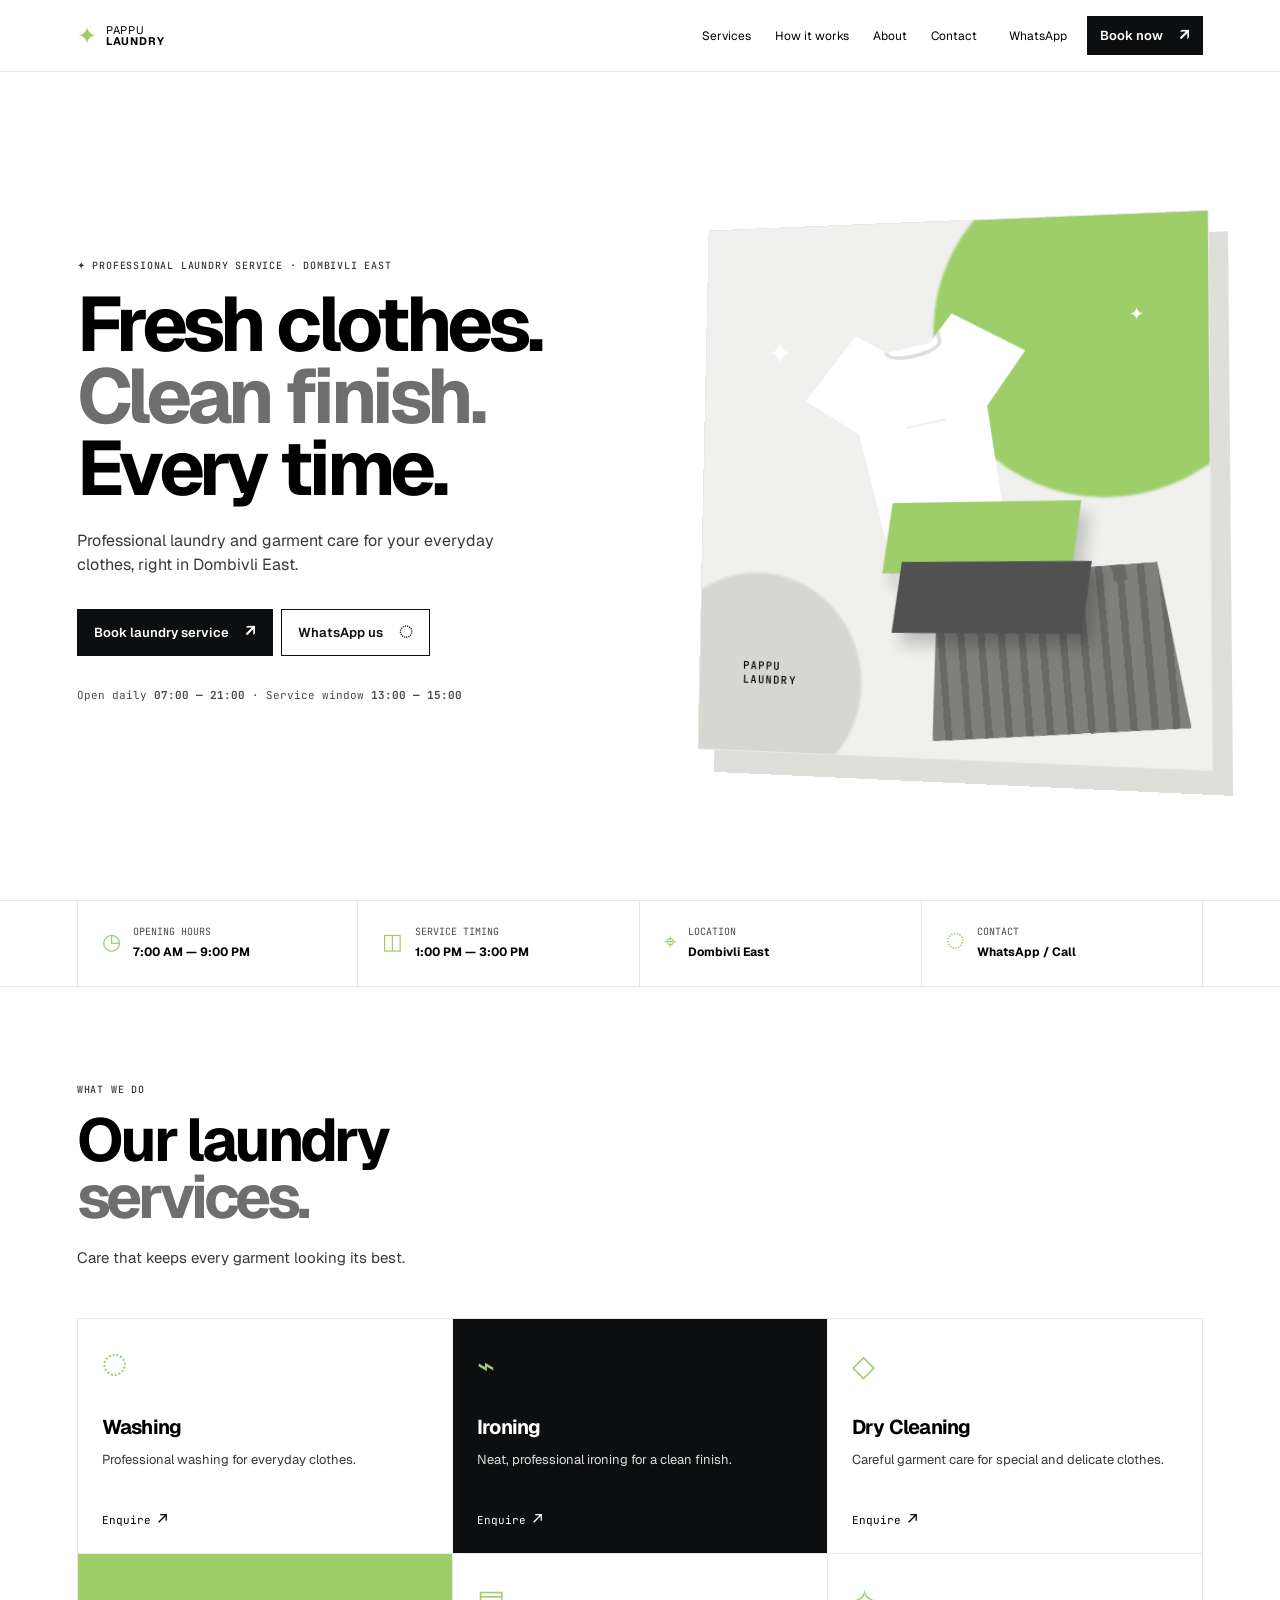
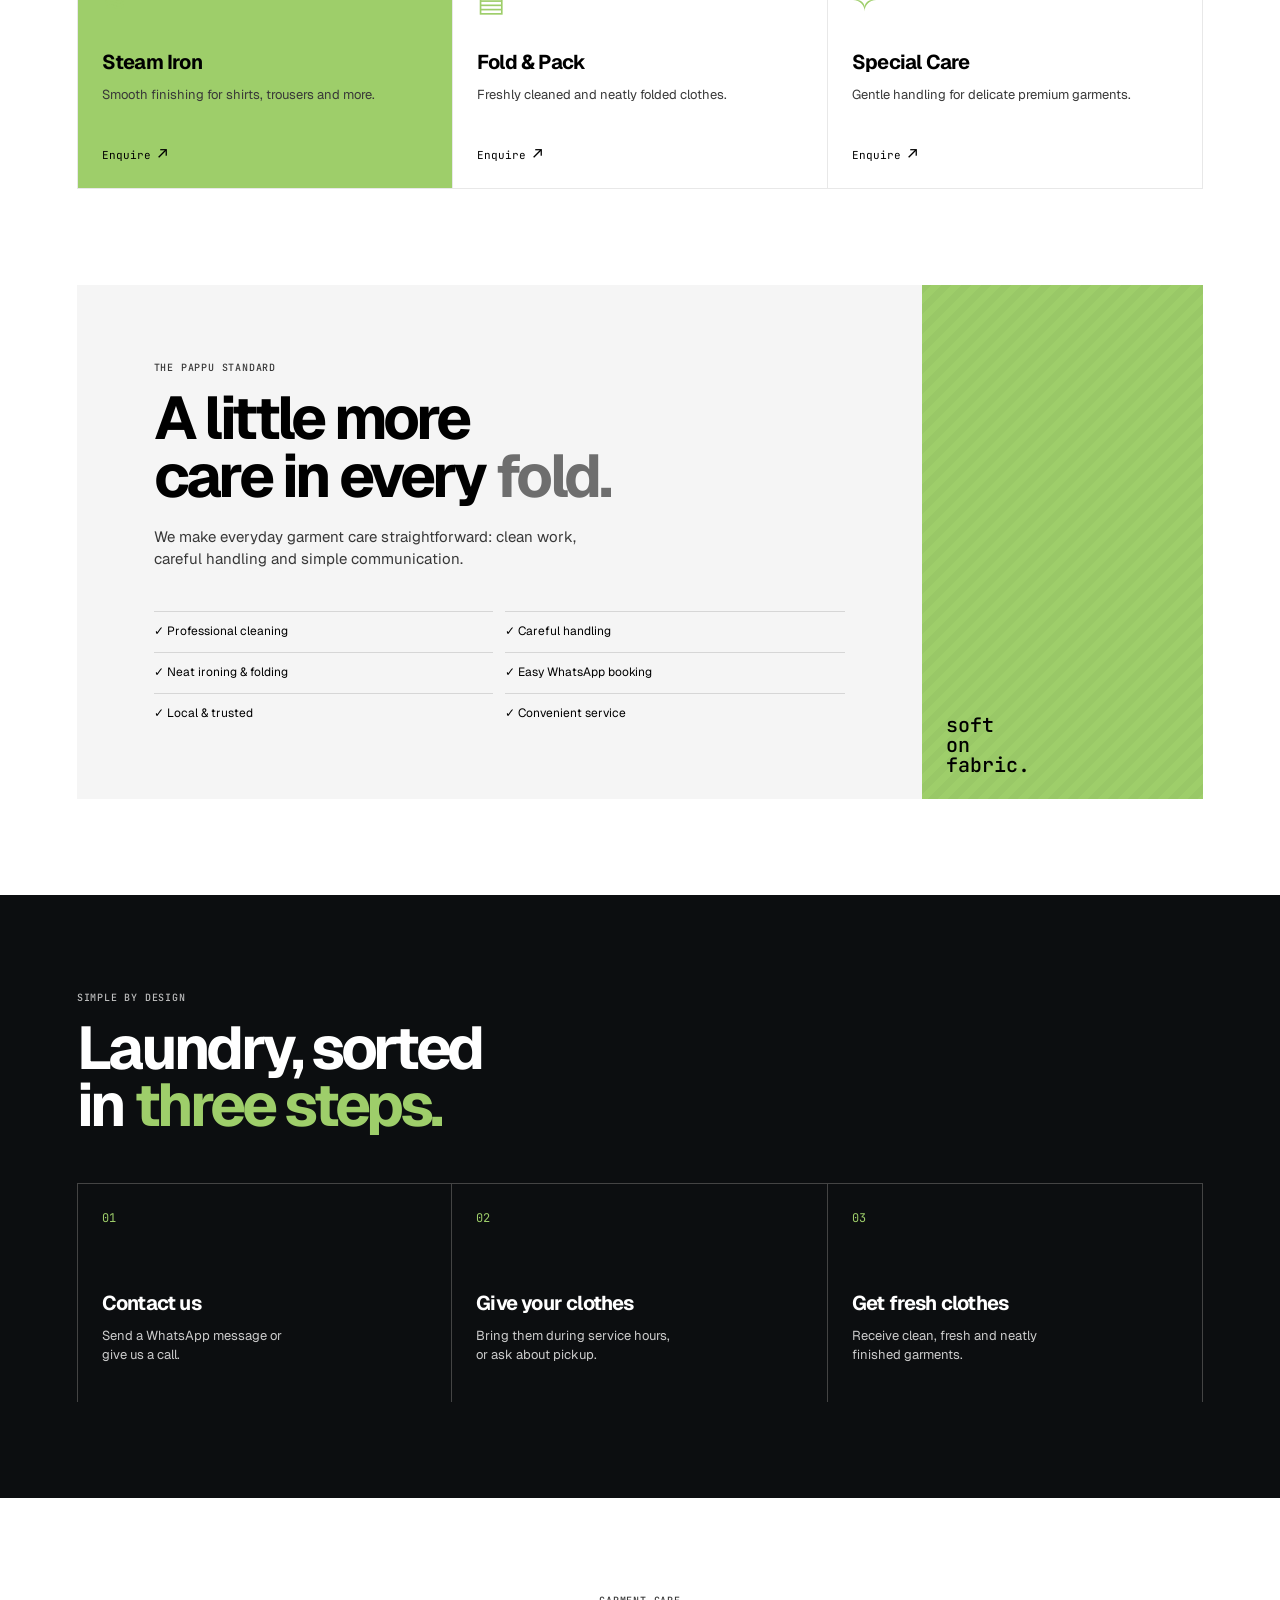
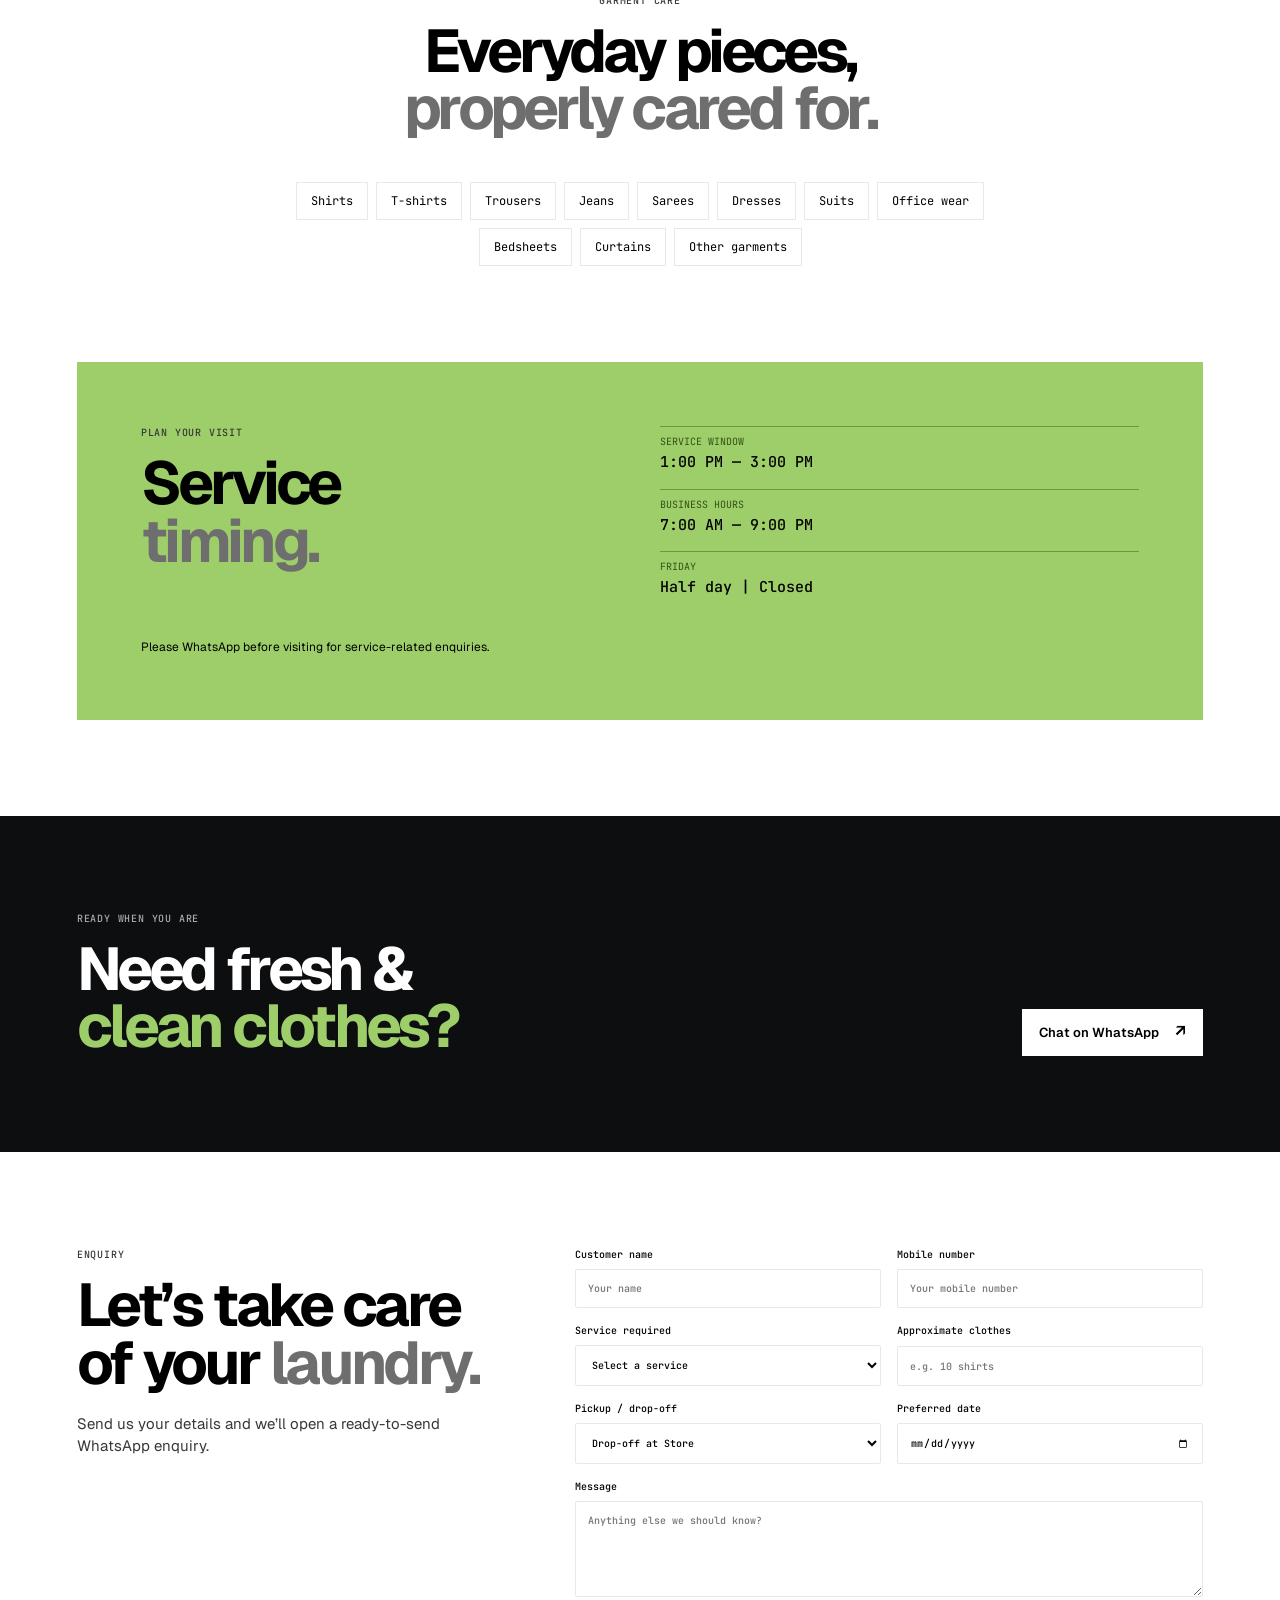
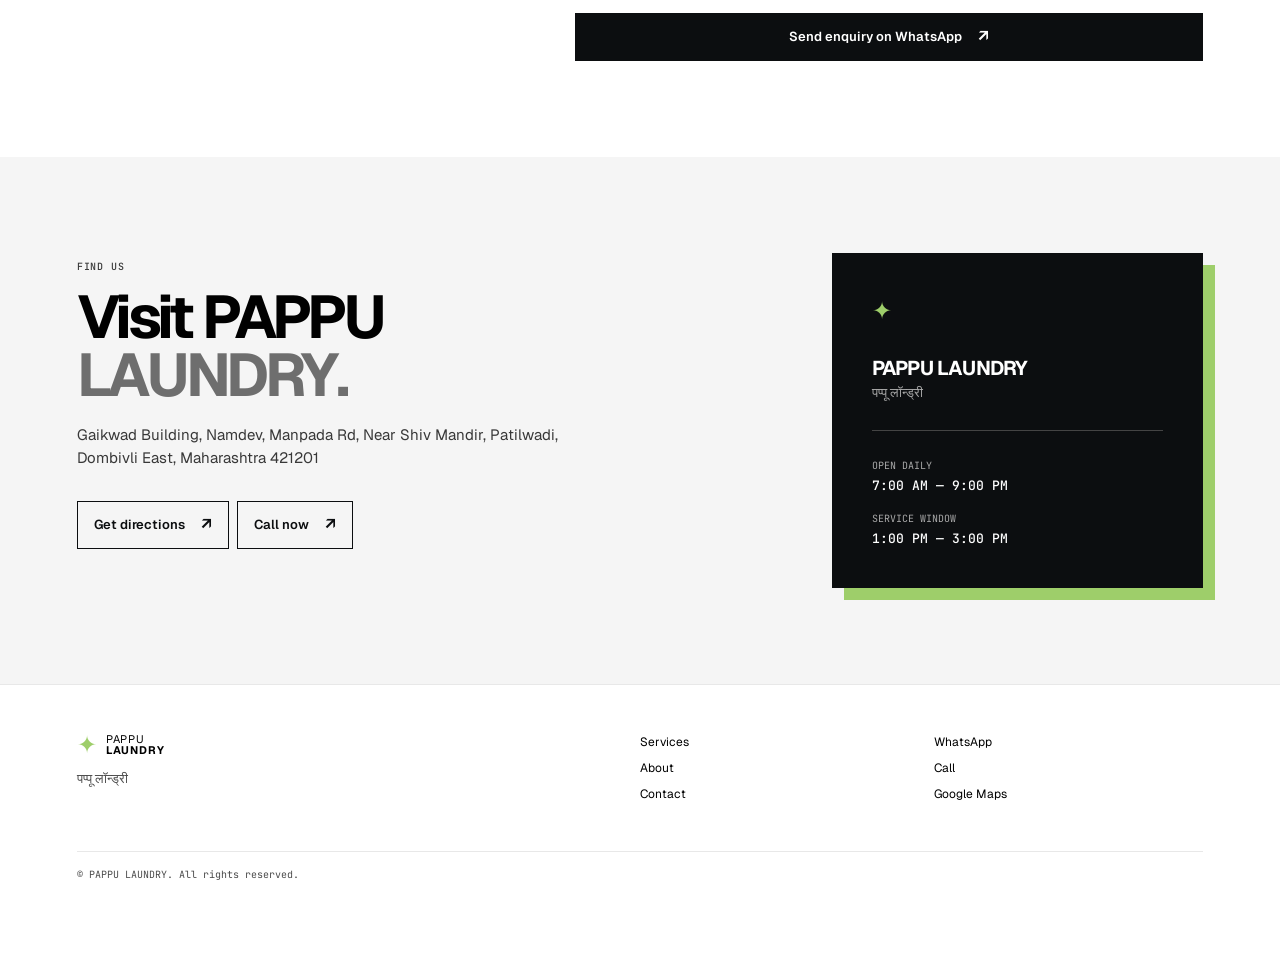
<file: index.html>
<!doctype html>
<html lang="en">
<head>
  <meta charset="UTF-8" />
  <meta name="viewport" content="width=device-width, initial-scale=1.0" />
  <meta name="description" content="PAPPU LAUNDRY provides professional laundry, washing, ironing and garment care services in Dombivli East, Maharashtra." />
  <meta name="theme-color" content="#ffffff" />
  <title>PAPPU LAUNDRY | Laundry Service in Dombivli East</title>
  <link rel="preconnect" href="https://fonts.googleapis.com" />
  <link rel="preconnect" href="https://fonts.gstatic.com" crossorigin />
  <link href="https://fonts.googleapis.com/css2?family=Geist:wght@400;500;600;700&family=JetBrains+Mono:wght@400;500&display=swap" rel="stylesheet" />
  <link rel="stylesheet" href="styles.css" />
  <script type="application/ld+json">{"@context":"https://schema.org","@type":"DryCleaningOrLaundry","name":"PAPPU LAUNDRY","address":{"@type":"PostalAddress","streetAddress":"Gaikwad Building, Namdev, Manpada Rd, Near Shiv Mandir, Patilwadi","addressLocality":"Dombivli East","addressRegion":"Maharashtra","postalCode":"421201","addressCountry":"IN"},"openingHours":"Mo-Su 07:00-21:00"}</script>
</head>
<body>
  <header class="site-header"><a class="brand" href="#home" aria-label="Pappu Laundry home"><span class="brand-mark">✦</span><span>PAPPU<br><b>LAUNDRY</b></span></a><button class="menu-btn" aria-label="Open navigation" aria-expanded="false">☰</button><nav><a href="#services">Services</a><a href="#process">How it works</a><a href="#about">About</a><a href="#contact">Contact</a></nav><div class="header-actions"><a class="text-link wa-link" href="#booking">WhatsApp</a><a class="button small" href="#booking">Book now <span>↗</span></a></div></header>
  <main>
    <section id="home" class="hero section"><div class="hero-copy reveal"><p class="eyebrow">✦ PROFESSIONAL LAUNDRY SERVICE · DOMBIVLI EAST</p><h1>Fresh clothes.<br><em>Clean finish.</em><br>Every time.</h1><p class="lede">Professional laundry and garment care for your everyday clothes, right in Dombivli East.</p><div class="hero-actions"><a class="button" href="#booking">Book laundry service <span>↗</span></a><a class="button outline wa-link" href="#booking">WhatsApp us <span>◌</span></a></div><p class="microcopy">Open daily <b>07:00 — 21:00</b> · Service window <b>13:00 — 15:00</b></p></div>
      <div class="scene-wrap reveal" aria-label="3D illustration of neatly folded laundry"><div class="scene"><div class="orb orb-one"></div><div class="orb orb-two"></div><div class="spark s1">✦</div><div class="spark s2">✦</div><div class="shirt"><span></span></div><div class="towel towel-a"></div><div class="towel towel-b"></div><div class="basket"><i></i><i></i><i></i><i></i><i></i><i></i></div><div class="tag">PAPPU<br>LAUNDRY</div></div></div>
    </section>
    <section class="info-bar"><article><span>◷</span><div><small>OPENING HOURS</small><b>7:00 AM — 9:00 PM</b></div></article><article><span>◫</span><div><small>SERVICE TIMING</small><b>1:00 PM — 3:00 PM</b></div></article><article><span>⌖</span><div><small>LOCATION</small><b>Dombivli East</b></div></article><article><span>◌</span><div><small>CONTACT</small><b>WhatsApp / Call</b></div></article></section>
    <section id="services" class="section"><div class="section-heading reveal"><p class="eyebrow">WHAT WE DO</p><h2>Our laundry<br><em>services.</em></h2><p>Care that keeps every garment looking its best.</p></div><div class="service-grid"><article class="service-card reveal"><span class="icon">◌</span><h3>Washing</h3><p>Professional washing for everyday clothes.</p><a href="#booking">Enquire <b>↗</b></a></article><article class="service-card dark reveal"><span class="icon">⌁</span><h3>Ironing</h3><p>Neat, professional ironing for a clean finish.</p><a href="#booking">Enquire <b>↗</b></a></article><article class="service-card reveal"><span class="icon">◇</span><h3>Dry Cleaning</h3><p>Careful garment care for special and delicate clothes.</p><a href="#booking">Enquire <b>↗</b></a></article><article class="service-card lime reveal"><span class="icon">≋</span><h3>Steam Iron</h3><p>Smooth finishing for shirts, trousers and more.</p><a href="#booking">Enquire <b>↗</b></a></article><article class="service-card reveal"><span class="icon">▤</span><h3>Fold & Pack</h3><p>Freshly cleaned and neatly folded clothes.</p><a href="#booking">Enquire <b>↗</b></a></article><article class="service-card reveal"><span class="icon">✧</span><h3>Special Care</h3><p>Gentle handling for delicate premium garments.</p><a href="#booking">Enquire <b>↗</b></a></article></div></section>
    <section id="about" class="why section"><div class="why-panel reveal"><p class="eyebrow">THE PAPPU STANDARD</p><h2>A little more<br>care in every <em>fold.</em></h2><p>We make everyday garment care straightforward: clean work, careful handling and simple communication.</p><div class="check-grid"><span>✓ Professional cleaning</span><span>✓ Careful handling</span><span>✓ Neat ironing & folding</span><span>✓ Easy WhatsApp booking</span><span>✓ Local & trusted</span><span>✓ Convenient service</span></div></div><div class="fabric reveal"><span>soft<br>on<br>fabric.</span></div></section>
    <section id="process" class="section process"><div class="section-heading reveal"><p class="eyebrow">SIMPLE BY DESIGN</p><h2>Laundry, sorted<br>in <em>three steps.</em></h2></div><div class="steps"><article class="reveal"><span>01</span><h3>Contact us</h3><p>Send a WhatsApp message or give us a call.</p></article><article class="reveal"><span>02</span><h3>Give your clothes</h3><p>Bring them during service hours, or ask about pickup.</p></article><article class="reveal"><span>03</span><h3>Get fresh clothes</h3><p>Receive clean, fresh and neatly finished garments.</p></article></div></section>
    <section class="categories section"><p class="eyebrow">GARMENT CARE</p><h2>Everyday pieces,<br><em>properly cared for.</em></h2><div class="category-list"><span>Shirts</span><span>T-shirts</span><span>Trousers</span><span>Jeans</span><span>Sarees</span><span>Dresses</span><span>Suits</span><span>Office wear</span><span>Bedsheets</span><span>Curtains</span><span>Other garments</span></div></section>
    <section class="timing section"><div class="timing-card reveal"><div><p class="eyebrow">PLAN YOUR VISIT</p><h2>Service<br><em>timing.</em></h2></div><div class="time-data"><p><small>SERVICE WINDOW</small><b>1:00 PM — 3:00 PM</b></p><p><small>BUSINESS HOURS</small><b>7:00 AM — 9:00 PM</b></p><p><small>FRIDAY</small><b>Half day | Closed</b></p></div><p class="timing-note">Please WhatsApp before visiting for service-related enquiries.</p></div></section>
    <section class="cta section"><div class="reveal"><p class="eyebrow">READY WHEN YOU ARE</p><h2>Need fresh &<br><em>clean clothes?</em></h2></div><a class="button light wa-link reveal" href="#booking">Chat on WhatsApp <span>↗</span></a></section>
    <section id="booking" class="booking section"><div class="section-heading reveal"><p class="eyebrow">ENQUIRY</p><h2>Let’s take care<br>of your <em>laundry.</em></h2><p>Send us your details and we’ll open a ready-to-send WhatsApp enquiry.</p></div><form class="reveal" id="bookingForm"><label>Customer name<input required name="name" placeholder="Your name" /></label><label>Mobile number<input required name="mobile" inputmode="tel" placeholder="Your mobile number" /></label><label>Service required<select required name="service"><option value="">Select a service</option><option>Washing</option><option>Ironing</option><option>Dry Cleaning</option><option>Steam Iron</option><option>Fold & Pack</option><option>Other</option></select></label><label>Approximate clothes<input name="clothes" placeholder="e.g. 10 shirts" /></label><label>Pickup / drop-off<select name="pickup"><option>Drop-off at Store</option><option>Pickup Required</option><option>Need More Information</option></select></label><label>Preferred date<input name="date" type="date" /></label><label class="full">Message<textarea name="message" placeholder="Anything else we should know?"></textarea></label><button class="button full" type="submit">Send enquiry on WhatsApp <span>↗</span></button></form></section>
    <section id="contact" class="contact section"><div class="contact-copy reveal"><p class="eyebrow">FIND US</p><h2>Visit PAPPU<br><em>LAUNDRY.</em></h2><p>Gaikwad Building, Namdev, Manpada Rd, Near Shiv Mandir, Patilwadi, Dombivli East, Maharashtra 421201</p><div class="contact-actions"><a class="button outline map-link" target="_blank" rel="noreferrer">Get directions <span>↗</span></a><a class="button outline call-link">Call now <span>↗</span></a></div></div><aside class="contact-card reveal"><span class="brand-mark">✦</span><h3>PAPPU LAUNDRY</h3><p>पप्पू लॉन्ड्री</p><hr><small>OPEN DAILY</small><b>7:00 AM — 9:00 PM</b><small>SERVICE WINDOW</small><b>1:00 PM — 3:00 PM</b></aside></section>
  </main><footer><div><a class="brand" href="#home"><span class="brand-mark">✦</span><span>PAPPU<br><b>LAUNDRY</b></span></a><p>पप्पू लॉन्ड्री</p></div><div><a href="#services">Services</a><a href="#about">About</a><a href="#contact">Contact</a></div><div><a class="wa-link" href="#booking">WhatsApp</a><a class="7390900814">Call</a><a class="map-link" target="_blank">Google Maps</a></div><small>© PAPPU LAUNDRY. All rights reserved.</small></footer><div class="mobile-bar"><a class="call-link">☎ Call</a><a class="7390900814" href="#booking">◌ WhatsApp</a><a class="map-link" target="_blank">⌖ Directions</a></div><script src="app.js"></script>
</body></html>
</file>
<file: styles.css>
:root{--background:#fff;--surface:#f5f5f5;--text-primary:#000;--text-secondary:#383838;--text-muted:#4a4a4a;--border-subtle:#e8e8e8;--border-strong:#585b70;--brand:#6e6e6e;--brand-alt:#9ece6a;--brand-ink:#0c0e10;--pad:clamp(24px,6vw,96px)}*{box-sizing:border-box}html{scroll-behavior:smooth}body{margin:0;background:var(--background);color:var(--text-primary);font:13px/1.5 Geist,Arial,sans-serif}a{color:inherit;text-decoration:none}button,input,select,textarea{font:inherit}.site-header{height:72px;border-bottom:1px solid var(--border-subtle);display:flex;align-items:center;padding:0 var(--pad);position:sticky;top:0;background:#fffffff0;backdrop-filter:blur(12px);z-index:20;gap:32px}.brand{display:flex;gap:8px;align-items:center;font-size:11px;line-height:1;letter-spacing:.08em}.brand b{font-weight:700}.brand-mark{font-size:24px;color:var(--brand-alt)}nav{display:flex;gap:24px;margin-left:auto}nav a,.text-link{font-size:12px}.header-actions{display:flex;align-items:center;gap:20px}.button{display:inline-flex;gap:16px;align-items:center;justify-content:center;background:var(--brand-ink);color:#fff;padding:13px 16px;border:1px solid var(--brand-ink);font-weight:600;cursor:pointer;transition:.2s}.button:hover{transform:translateY(-2px);box-shadow:4px 4px 0 var(--brand-alt)}.button span{font-size:17px;line-height:0}.button.small{padding:9px 12px}.button.outline{background:transparent;color:var(--brand-ink)}.button.light{background:#fff;color:#000;border-color:#fff}.menu-btn{display:none;background:transparent;border:0;font-size:22px}.section{padding:96px var(--pad)}.hero{min-height:calc(100vh - 72px);display:grid;grid-template-columns:1.05fr .95fr;align-items:center;gap:48px;overflow:hidden}.eyebrow{font:500 10px 'JetBrains Mono',monospace;letter-spacing:.08em;margin:0 0 16px;color:var(--text-secondary)}h1,h2,h3,p{margin-top:0}h1{font-size:clamp(46px,6vw,88px);line-height:.94;letter-spacing:-.06em;margin:0 0 24px}h2{font-size:clamp(38px,4.7vw,72px);line-height:.96;letter-spacing:-.06em;margin:0 0 20px}h3{font-size:20px;letter-spacing:-.04em;margin-bottom:8px}em{font-style:normal;color:var(--brand)}.lede{font-size:16px;max-width:430px;color:var(--text-secondary)}.hero-actions,.contact-actions{display:flex;gap:8px;margin:32px 0}.microcopy{font:11px 'JetBrains Mono',monospace;color:var(--text-muted)}.scene-wrap{height:540px;perspective:900px;position:relative}.scene{background:#f0f0ee;border:1px solid var(--border-subtle);height:100%;position:relative;overflow:hidden;transform:rotateY(-8deg) rotateX(3deg);box-shadow:18px 22px 0 #dededb;transition:transform .4s}.scene:hover{transform:rotateY(0) rotateX(0)}.orb{position:absolute;border-radius:50%;filter:blur(1px)}.orb-one{width:340px;height:340px;background:var(--brand-alt);right:-70px;top:-60px}.orb-two{width:220px;height:220px;background:#d7d7d2;left:-50px;bottom:-40px}.shirt{position:absolute;background:#fff;width:230px;height:270px;left:24%;top:19%;transform:rotate(-12deg);box-shadow:16px 18px 25px #0002;clip-path:polygon(28% 0,40% 9%,60% 9%,72% 0,100% 20%,79% 37%,75% 100%,25% 100%,21% 37%,0 20%)}.shirt:after{content:'';position:absolute;width:52px;height:18px;border:4px solid #ddd;border-top:0;left:39%;top:5%;border-radius:0 0 50% 50%}.shirt span{position:absolute;width:42px;border-top:2px solid #eee;left:42%;top:38%}.towel{position:absolute;width:190px;height:70px;left:40%;background:#515151;transform:skewY(-9deg) rotate(8deg);box-shadow:10px 12px 15px #0003}.towel-a{bottom:23%;z-index:4}.towel-b{bottom:34%;background:#9ece6a;z-index:3;left:38%}.basket{position:absolute;width:250px;height:160px;right:5%;bottom:5%;background:repeating-linear-gradient(90deg,#7f7f7d 0 13px,#696967 13px 20px);clip-path:polygon(7% 0,93% 0,100% 100%,0 100%);transform:rotate(-5deg);box-shadow:12px 18px 18px #0003}.basket:before{content:'';position:absolute;width:130px;height:55px;border:13px solid #686866;border-bottom:0;border-radius:80px 80px 0 0;left:47px;top:-52px}.basket i{display:none}.tag{position:absolute;left:9%;bottom:12%;font:500 11px 'JetBrains Mono';letter-spacing:.1em;z-index:4}.spark{position:absolute;color:#fff;font-size:32px}.s1{top:20%;left:13%}.s2{right:12%;top:16%;font-size:18px}.info-bar{display:grid;grid-template-columns:repeat(4,1fr);border-top:1px solid var(--border-subtle);border-bottom:1px solid var(--border-subtle);padding:0 var(--pad)}.info-bar article{padding:24px;display:flex;gap:12px;border-right:1px solid var(--border-subtle)}.info-bar article:first-child{border-left:1px solid var(--border-subtle)}.info-bar span{font-size:22px;color:var(--brand-alt)}small{font:10px 'JetBrains Mono',monospace;color:var(--text-muted);display:block;margin-bottom:4px}.info-bar b{font-size:12px}.section-heading{max-width:550px;margin-bottom:48px}.section-heading>p:last-child{font-size:15px;color:var(--text-secondary)}.service-grid{display:grid;grid-template-columns:repeat(3,1fr);border-left:1px solid var(--border-subtle);border-top:1px solid var(--border-subtle)}.service-card{min-height:235px;padding:24px;border-right:1px solid var(--border-subtle);border-bottom:1px solid var(--border-subtle);transition:.25s;display:flex;flex-direction:column}.service-card:hover{background:var(--surface);transform:translateY(-4px)}.icon{font-size:30px;color:var(--brand-alt);margin-bottom:auto}.service-card p{color:var(--text-secondary)}.service-card a{font:11px 'JetBrains Mono';margin-top:auto}.service-card a b{font-size:16px}.service-card.dark{background:var(--brand-ink);color:#fff}.service-card.dark p{color:#ddd}.service-card.lime{background:var(--brand-alt)}.why{display:grid;grid-template-columns:1.5fr .5fr;padding-top:0}.why-panel{background:var(--surface);padding:clamp(32px,6vw,80px)}.why-panel>p:not(.eyebrow){max-width:460px;color:var(--text-secondary);font-size:15px}.check-grid{display:grid;grid-template-columns:repeat(2,1fr);gap:12px;margin-top:40px;font-size:12px}.check-grid span{border-top:1px solid #d6d6d6;padding-top:10px}.fabric{background:var(--brand-alt);display:flex;align-items:end;padding:24px;min-height:360px;background-image:linear-gradient(135deg,#00000008 25%,transparent 25%,transparent 50%,#00000008 50%,#00000008 75%,transparent 75%);background-size:20px 20px}.fabric span{font:500 20px 'JetBrains Mono';line-height:1}.process{background:var(--brand-ink);color:#fff}.process .eyebrow{color:#bdbdbd}.process h2 em{color:var(--brand-alt)}.steps{display:grid;grid-template-columns:repeat(3,1fr);border-top:1px solid #444}.steps article{padding:24px;border-right:1px solid #444}.steps article:first-child{border-left:1px solid #444}.steps span{font:12px 'JetBrains Mono';color:var(--brand-alt)}.steps h3{margin-top:60px}.steps p{color:#ccc;max-width:200px}.categories{text-align:center}.categories h2{margin-bottom:44px}.category-list{display:flex;flex-wrap:wrap;justify-content:center;gap:8px;max-width:760px;margin:auto}.category-list span{padding:10px 14px;border:1px solid var(--border-subtle);font:12px 'JetBrains Mono';transition:.2s}.category-list span:hover{background:var(--brand-alt);border-color:var(--brand-alt)}.timing{padding-top:0}.timing-card{background:var(--brand-alt);padding:clamp(28px,5vw,64px);display:grid;grid-template-columns:1fr 1fr;gap:40px;position:relative}.timing-card h2{margin:0}.time-data{display:grid;gap:16px}.time-data p{margin:0;border-top:1px solid #6f9643;padding-top:8px}.time-data small{color:#345116}.time-data b{font:500 15px 'JetBrains Mono'}.timing-note{grid-column:1/-1;margin:0;font-size:12px}.cta{background:var(--brand-ink);color:#fff;display:flex;justify-content:space-between;align-items:end}.cta .eyebrow{color:#aaa}.cta h2{margin:0}.cta h2 em{color:var(--brand-alt)}.booking{display:grid;grid-template-columns:.8fr 1.2fr;gap:80px}form{display:grid;grid-template-columns:1fr 1fr;gap:16px}label{font:500 10px 'JetBrains Mono';display:grid;gap:8px}input,select,textarea{background:#fff;border:1px solid var(--border-subtle);border-radius:2px;padding:12px;outline:none;color:#000}input:focus,select:focus,textarea:focus{border-color:var(--brand-ink);box-shadow:3px 3px 0 var(--brand-alt)}textarea{min-height:96px;resize:vertical}.full{grid-column:1/-1}.contact{background:var(--surface);display:grid;grid-template-columns:1fr .55fr;gap:80px;align-items:center}.contact-copy>p:not(.eyebrow){font-size:15px;max-width:510px;color:var(--text-secondary)}.contact-card{background:var(--brand-ink);color:#fff;padding:40px;box-shadow:12px 12px 0 var(--brand-alt)}.contact-card h3{margin:24px 0 0}.contact-card p{color:#aaa}.contact-card hr{border:0;border-top:1px solid #444;margin:28px 0}.contact-card small{color:#aaa;margin-top:16px}.contact-card b{font:500 13px 'JetBrains Mono'}footer{padding:48px var(--pad) 88px;display:grid;grid-template-columns:2fr 1fr 1fr;gap:24px;border-top:1px solid var(--border-subtle);position:relative}footer p{margin-top:12px;color:var(--text-muted)}footer div:not(:first-child){display:grid;align-content:start;gap:8px;font-size:12px}footer small{grid-column:1/-1;border-top:1px solid var(--border-subtle);padding-top:16px;margin-top:24px}.mobile-bar{display:none}.reveal{opacity:0;transform:translateY(16px);transition:opacity .55s ease,transform .55s ease}.reveal.visible{opacity:1;transform:none}@media(max-width:760px){.site-header{height:60px;padding:0 16px;gap:12px}.menu-btn{display:block;margin-left:auto}nav{display:none;position:absolute;top:60px;left:0;right:0;background:#fff;border-bottom:1px solid var(--border-subtle);padding:16px;flex-direction:column}nav.open{display:flex}.header-actions{display:none}.section{padding:64px 16px}.hero{min-height:auto;grid-template-columns:1fr;gap:32px;padding-top:56px}.hero h1{font-size:50px}.scene-wrap{height:390px}.scene{box-shadow:8px 10px 0 #dededb}.info-bar{padding:0 16px;grid-template-columns:1fr 1fr}.info-bar article{padding:16px 8px;border-bottom:1px solid var(--border-subtle)}.info-bar article:first-child{border-left:0}.info-bar article:nth-child(2){border-right:0}.info-bar article span{font-size:18px}.info-bar b{font-size:11px}.service-grid{grid-template-columns:1fr 1fr}.service-card{min-height:210px;padding:16px}.why{grid-template-columns:1fr;padding:0 16px 64px}.fabric{min-height:150px}.check-grid{grid-template-columns:1fr}.process{padding-bottom:64px}.steps{grid-template-columns:1fr}.steps article,.steps article:first-child{border-left:1px solid #444}.steps h3{margin-top:24px}.timing{padding-top:0}.timing-card{grid-template-columns:1fr;gap:32px}.cta{display:block}.cta .button{margin-top:32px}.booking{grid-template-columns:1fr;gap:8px}.booking form{grid-template-columns:1fr}.contact{grid-template-columns:1fr;gap:40px}.contact-card{padding:28px}footer{grid-template-columns:1fr 1fr;padding:40px 16px 84px}footer>div:first-child{grid-column:1/-1}.mobile-bar{position:fixed;bottom:0;left:0;right:0;display:grid;grid-template-columns:repeat(3,1fr);background:#fff;border-top:1px solid var(--border-subtle);z-index:30}.mobile-bar a{font:500 10px 'JetBrains Mono';text-align:center;padding:14px 4px;border-right:1px solid var(--border-subtle)}.mobile-bar a:nth-child(2){background:var(--brand-alt)}}@media(prefers-reduced-motion:reduce){*{transition:none!important;scroll-behavior:auto!important}.reveal{opacity:1;transform:none}}
</file>
